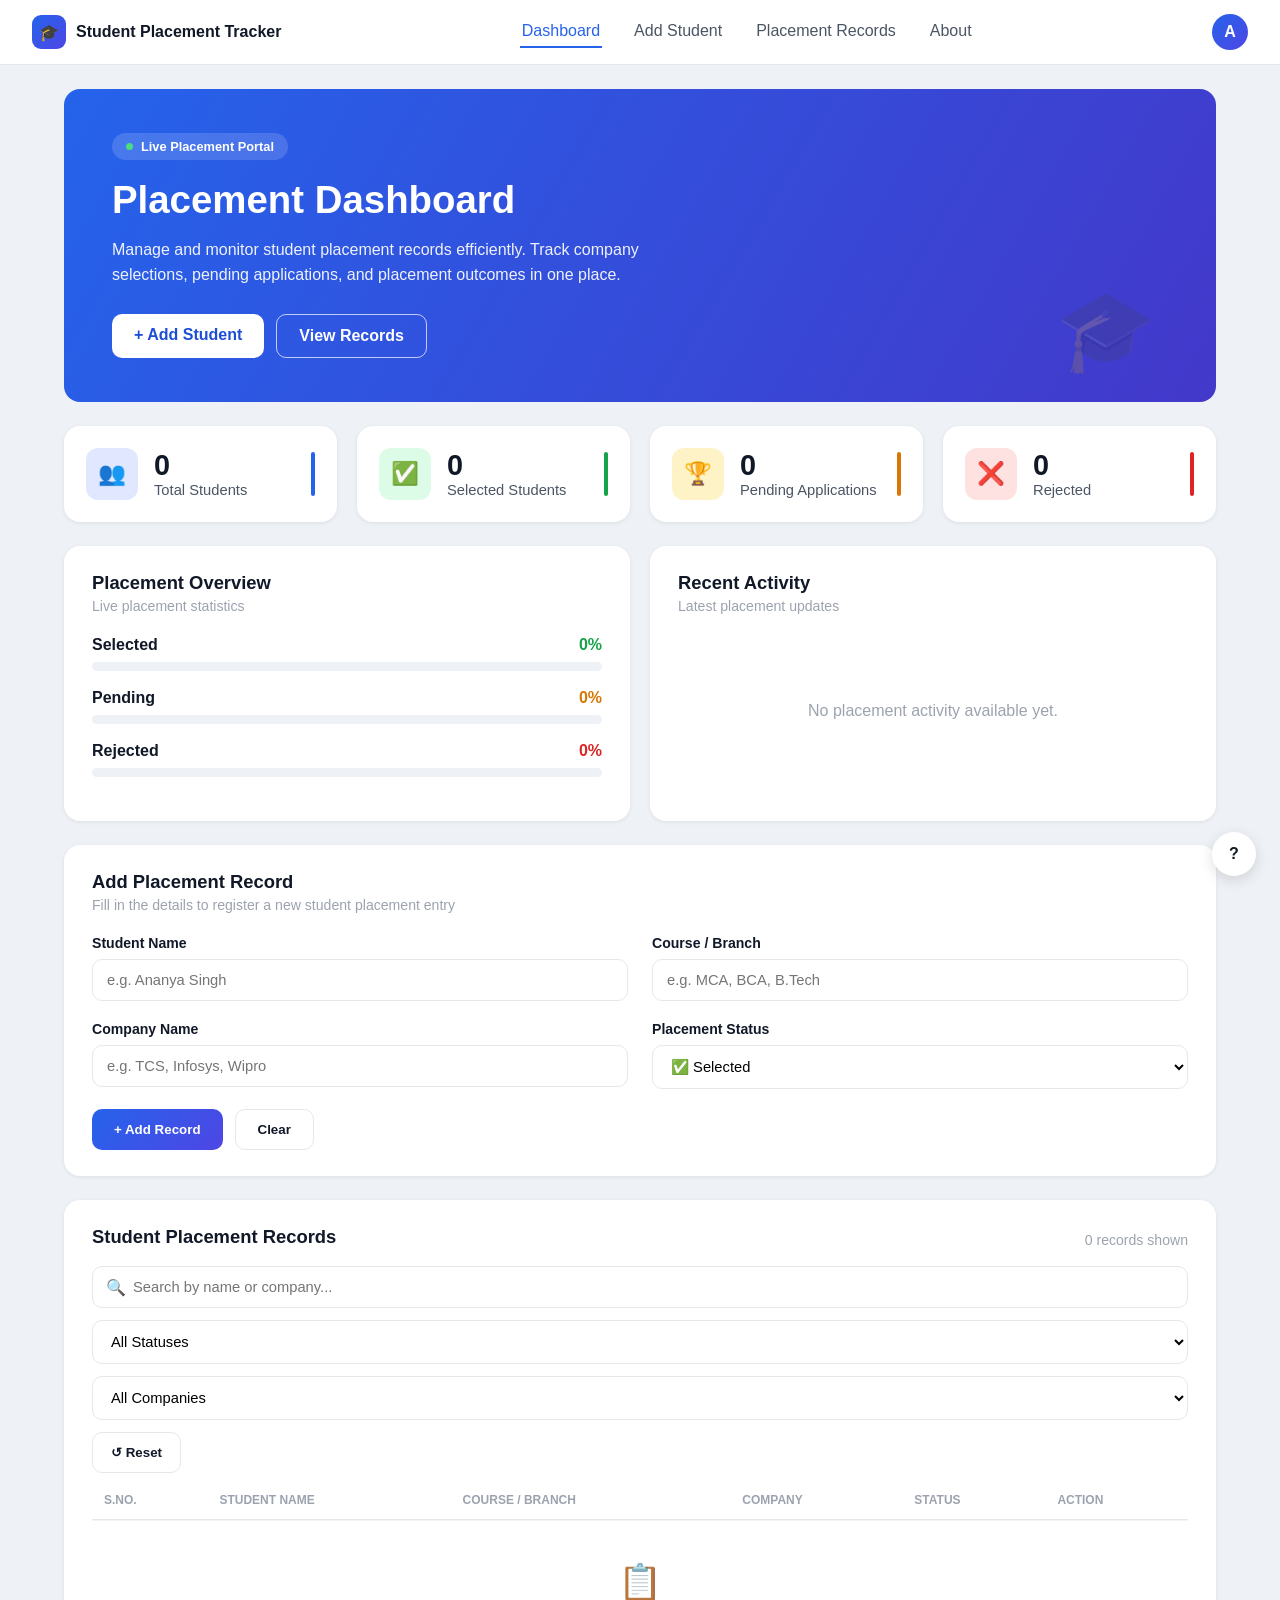
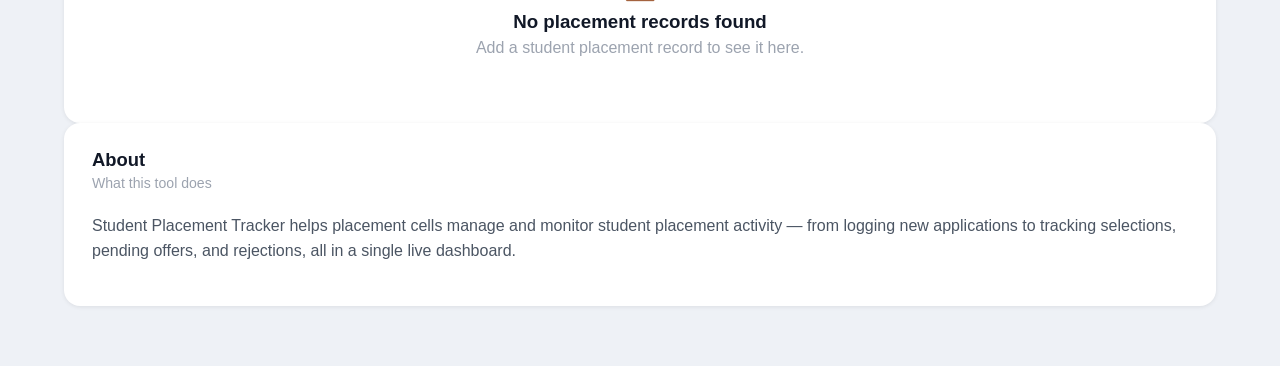
<file: index.html>
<!DOCTYPE html>
<html lang="en">

<head>
    <meta charset="UTF-8">
    <meta name="viewport" content="width=device-width, initial-scale=1.0">
    <title>Student Placement Tracker</title>
    <link rel="stylesheet" href="sttyle.css">
</head>

<body>

    <!-- NAVBAR -->
    <nav class="navbar">

        <div class="brand">
            <div class="brand-icon">🎓</div>
            <span>Student Placement Tracker</span>
        </div>

        <div class="nav-links">
            <a href="#dashboard" class="active">Dashboard</a>
            <a href="#add-student">Add Student</a>
            <a href="#records">Placement Records</a>
            <a href="#about">About</a>
        </div>

        <div class="avatar">A</div>

    </nav>


    <div class="page">

        <!-- HERO SECTION -->
        <section class="hero" id="dashboard">

            <div class="hero-content">

                <div class="badge">
                    <span class="dot"></span>
                    Live Placement Portal
                </div>

                <h1>Placement Dashboard</h1>

                <p>
                    Manage and monitor student placement records efficiently.
                    Track company selections, pending applications, and placement
                    outcomes in one place.
                </p>

                <div class="hero-actions">
                    <a href="#add-student" class="btn btn-white">
                        + Add Student
                    </a>

                    <a href="#records" class="btn btn-outline">
                        View Records
                    </a>
                </div>

            </div>

            <div class="grad-cap">🎓</div>

        </section>


        <!-- STAT CARDS -->
        <section class="stats-grid">

            <div class="stat-card">

                <div class="stat-left">

                    <div class="stat-icon blue">👥</div>

                    <div>
                        <div class="stat-num">0</div>
                        <div class="stat-label">Total Students</div>
                    </div>

                </div>

                <div class="stat-bar blue"></div>

            </div>


            <div class="stat-card">

                <div class="stat-left">

                    <div class="stat-icon green">✅</div>

                    <div>
                        <div class="stat-num">0</div>
                        <div class="stat-label">Selected Students</div>
                    </div>

                </div>

                <div class="stat-bar green"></div>

            </div>


            <div class="stat-card">

                <div class="stat-left">

                    <div class="stat-icon amber">🏆</div>

                    <div>
                        <div class="stat-num">0</div>
                        <div class="stat-label">Pending Applications</div>
                    </div>

                </div>

                <div class="stat-bar amber"></div>

            </div>


            <div class="stat-card">

                <div class="stat-left">

                    <div class="stat-icon red">❌</div>

                    <div>
                        <div class="stat-num">0</div>
                        <div class="stat-label">Rejected</div>
                    </div>

                </div>

                <div class="stat-bar red"></div>

            </div>

        </section>


        <!-- OVERVIEW + ACTIVITY -->
        <section class="cols">

            <!-- PLACEMENT OVERVIEW -->
            <div class="panel">

                <h2>Placement Overview</h2>

                <div class="sub">
                    Live placement statistics
                </div>


                <div class="overview-row">

                    <div class="overview-top">
                        <span>Selected</span>
                        <span class="pct green">0%</span>
                    </div>

                    <div class="track">
                        <div class="fill green" style="width:0%"></div>
                    </div>

                </div>


                <div class="overview-row">

                    <div class="overview-top">
                        <span>Pending</span>
                        <span class="pct amber">0%</span>
                    </div>

                    <div class="track">
                        <div class="fill amber" style="width:0%"></div>
                    </div>

                </div>


                <div class="overview-row">

                    <div class="overview-top">
                        <span>Rejected</span>
                        <span class="pct red">0%</span>
                    </div>

                    <div class="track">
                        <div class="fill red" style="width:0%"></div>
                    </div>

                </div>

            </div>


            <!-- RECENT ACTIVITY -->
            <div class="panel">

                <h2>Recent Activity</h2>

                <div class="sub">
                    Latest placement updates
                </div>

                <div class="empty-state">
                    No placement activity available yet.
                </div>

            </div>

        </section>


        <!-- ADD RECORD FORM -->
        <section class="panel form-panel" id="add-student">

            <h2>Add Placement Record</h2>

            <div class="sub">
                Fill in the details to register a new student placement entry
            </div>


            <form>

                <div class="form-grid">

                    <div class="field">

                        <label for="f-name">
                            Student Name
                        </label>

                        <input id="f-name" type="text" placeholder="e.g. Ananya Singh">

                    </div>


                    <div class="field">

                        <label for="f-course">
                            Course / Branch
                        </label>

                        <input id="f-course" type="text" placeholder="e.g. MCA, BCA, B.Tech">

                    </div>


                    <div class="field">

                        <label for="f-company">
                            Company Name
                        </label>

                        <input id="f-company" type="text" placeholder="e.g. TCS, Infosys, Wipro">

                    </div>


                    <div class="field">

                        <label for="f-status">
                            Placement Status
                        </label>

                        <select id="f-status">

                            <option value="Selected">
                                ✅ Selected
                            </option>

                            <option value="Pending">
                                🕒 Pending
                            </option>

                            <option value="Rejected">
                                ❌ Rejected
                            </option>

                        </select>

                    </div>

                </div>


                <div class="form-actions">

                    <button type="submit" class="btn btn-primary">
                        + Add Record
                    </button>

                    <button type="reset" class="btn btn-secondary">
                        Clear
                    </button>

                </div>

            </form>

        </section>


        <!-- RECORDS TABLE -->
        <section class="panel" id="records">

            <div class="records-header">

                <h2>
                    Student Placement Records
                </h2>

                <span class="records-count">
                    0 records shown
                </span>

            </div>


            <!-- FILTERS -->
            <div class="filters">

                <div class="search">

                    <span class="icon">🔍</span>

                    <input type="text" placeholder="Search by name or company...">

                </div>


                <select>

                    <option>
                        All Statuses
                    </option>

                    <option>
                        Selected
                    </option>

                    <option>
                        Pending
                    </option>

                    <option>
                        Rejected
                    </option>

                </select>


                <select>

                    <option>
                        All Companies
                    </option>

                </select>


                <button type="button" class="reset-btn">
                    ↺ Reset
                </button>

            </div>


            <!-- TABLE -->
            <table>

                <thead>

                    <tr>

                        <th>S.NO.</th>
                        <th>STUDENT NAME</th>
                        <th>COURSE / BRANCH</th>
                        <th>COMPANY</th>
                        <th>STATUS</th>
                        <th>ACTION</th>

                    </tr>

                </thead>


                <tbody>

                    <!-- No dummy data -->
                    <!-- Real records can be added here dynamically -->

                </tbody>

            </table>


            <!-- EMPTY MESSAGE -->
            <div class="table-empty">

                <div class="empty-icon">
                    📋
                </div>

                <h3>
                    No placement records found
                </h3>

                <p>
                    Add a student placement record to see it here.
                </p>

            </div>

        </section>


        <!-- ABOUT -->
        <section class="panel" id="about">

            <h2>About</h2>

            <div class="sub">
                What this tool does
            </div>

            <p class="about-text">
                Student Placement Tracker helps placement cells manage and
                monitor student placement activity — from logging new
                applications to tracking selections, pending offers, and
                rejections, all in a single live dashboard.
            </p>

        </section>

    </div>


    <!-- HELP BUTTON -->
    <div class="help-fab">
        ?
    </div>


</body>

</html>
</file>
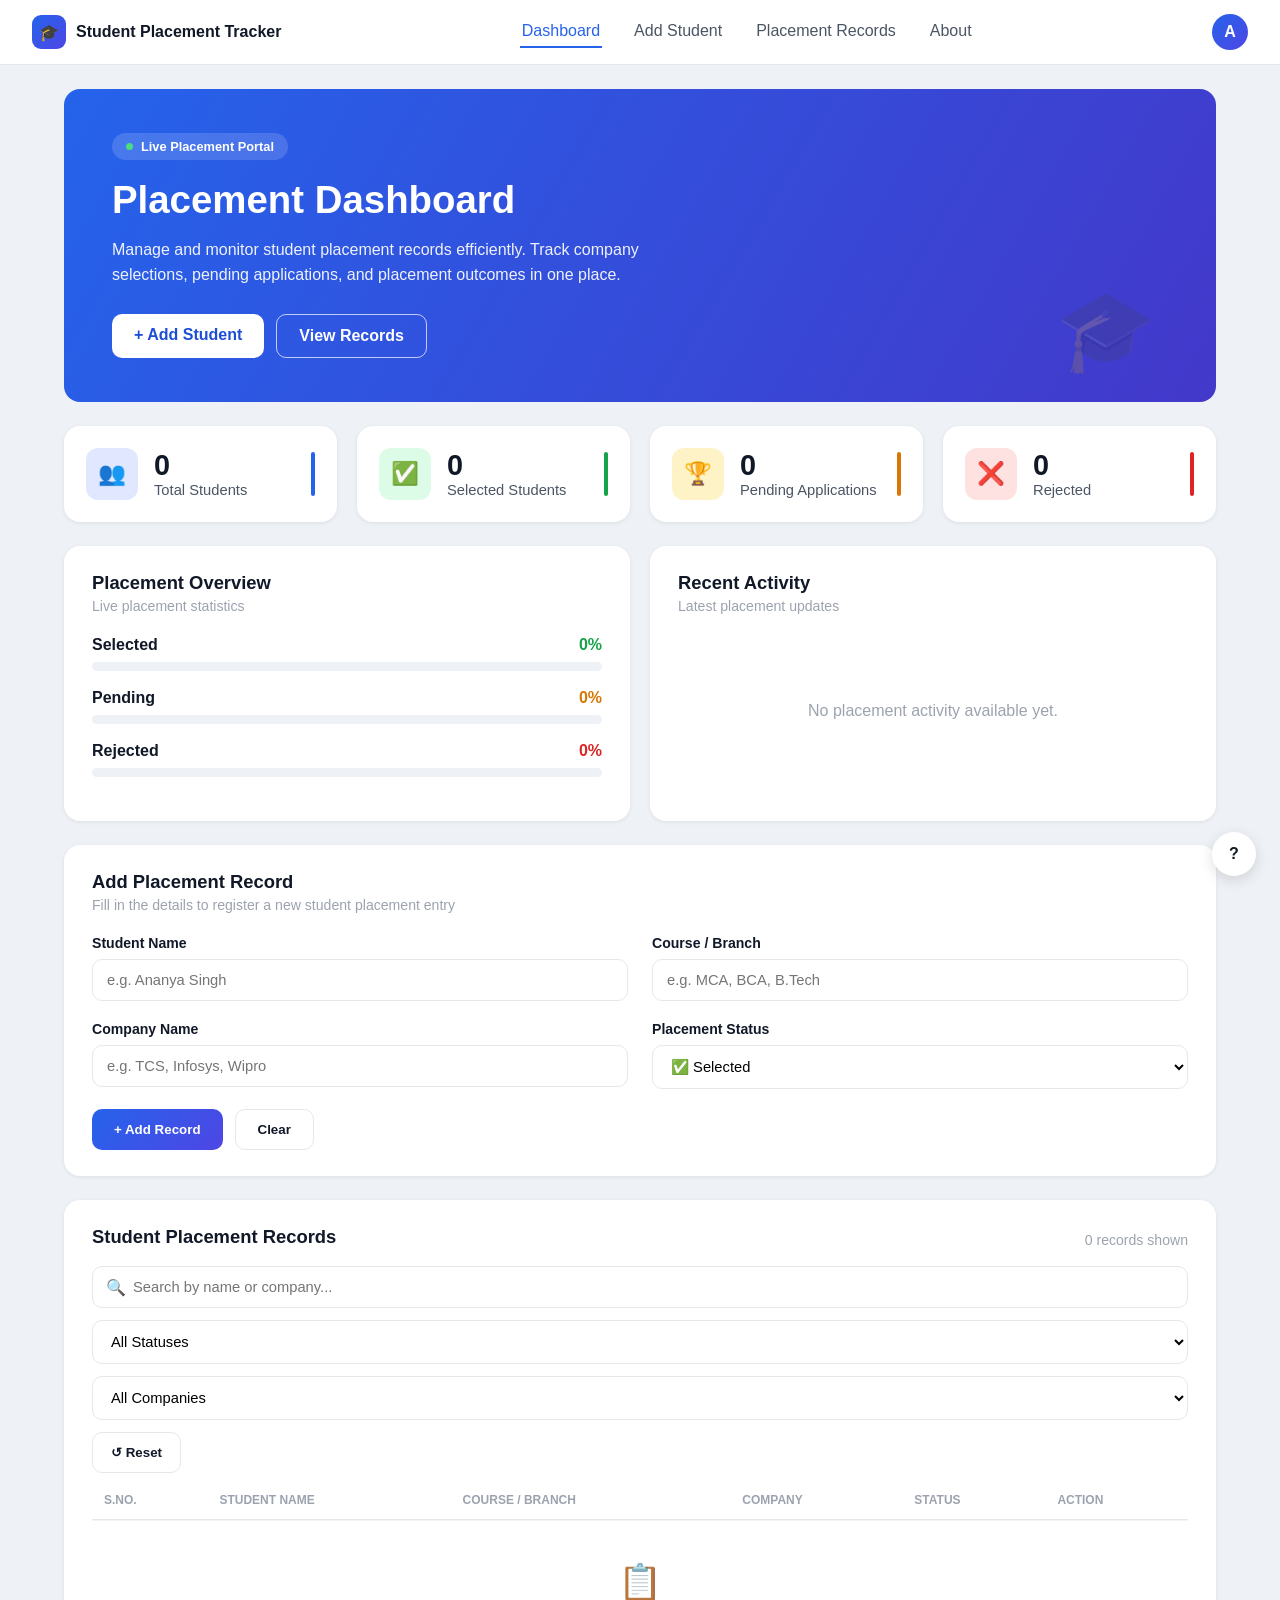
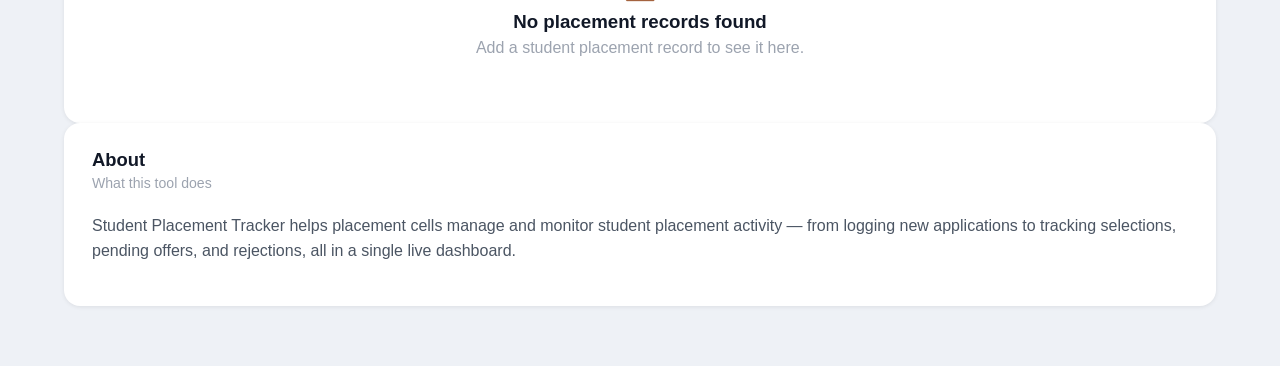
<file: project.html>
<!DOCTYPE html>
<html lang="en">

<head>
    <meta charset="UTF-8">
    <meta name="viewport" content="width=device-width, initial-scale=1.0">
    <title>Student Placement Tracker</title>
    <link rel="stylesheet" href="sttyle.css">
</head>

<body>

    <!-- NAVBAR -->
    <nav class="navbar">

        <div class="brand">
            <div class="brand-icon">🎓</div>
            <span>Student Placement Tracker</span>
        </div>

        <div class="nav-links">
            <a href="#dashboard" class="active">Dashboard</a>
            <a href="#add-student">Add Student</a>
            <a href="#records">Placement Records</a>
            <a href="#about">About</a>
        </div>

        <div class="avatar">A</div>

    </nav>


    <div class="page">

        <!-- HERO SECTION -->
        <section class="hero" id="dashboard">

            <div class="hero-content">

                <div class="badge">
                    <span class="dot"></span>
                    Live Placement Portal
                </div>

                <h1>Placement Dashboard</h1>

                <p>
                    Manage and monitor student placement records efficiently.
                    Track company selections, pending applications, and placement
                    outcomes in one place.
                </p>

                <div class="hero-actions">
                    <a href="#add-student" class="btn btn-white">
                        + Add Student
                    </a>

                    <a href="#records" class="btn btn-outline">
                        View Records
                    </a>
                </div>

            </div>

            <div class="grad-cap">🎓</div>

        </section>


        <!-- STAT CARDS -->
        <section class="stats-grid">

            <div class="stat-card">

                <div class="stat-left">

                    <div class="stat-icon blue">👥</div>

                    <div>
                        <div class="stat-num">0</div>
                        <div class="stat-label">Total Students</div>
                    </div>

                </div>

                <div class="stat-bar blue"></div>

            </div>


            <div class="stat-card">

                <div class="stat-left">

                    <div class="stat-icon green">✅</div>

                    <div>
                        <div class="stat-num">0</div>
                        <div class="stat-label">Selected Students</div>
                    </div>

                </div>

                <div class="stat-bar green"></div>

            </div>


            <div class="stat-card">

                <div class="stat-left">

                    <div class="stat-icon amber">🏆</div>

                    <div>
                        <div class="stat-num">0</div>
                        <div class="stat-label">Pending Applications</div>
                    </div>

                </div>

                <div class="stat-bar amber"></div>

            </div>


            <div class="stat-card">

                <div class="stat-left">

                    <div class="stat-icon red">❌</div>

                    <div>
                        <div class="stat-num">0</div>
                        <div class="stat-label">Rejected</div>
                    </div>

                </div>

                <div class="stat-bar red"></div>

            </div>

        </section>


        <!-- OVERVIEW + ACTIVITY -->
        <section class="cols">

            <!-- PLACEMENT OVERVIEW -->
            <div class="panel">

                <h2>Placement Overview</h2>

                <div class="sub">
                    Live placement statistics
                </div>


                <div class="overview-row">

                    <div class="overview-top">
                        <span>Selected</span>
                        <span class="pct green">0%</span>
                    </div>

                    <div class="track">
                        <div class="fill green" style="width:0%"></div>
                    </div>

                </div>


                <div class="overview-row">

                    <div class="overview-top">
                        <span>Pending</span>
                        <span class="pct amber">0%</span>
                    </div>

                    <div class="track">
                        <div class="fill amber" style="width:0%"></div>
                    </div>

                </div>


                <div class="overview-row">

                    <div class="overview-top">
                        <span>Rejected</span>
                        <span class="pct red">0%</span>
                    </div>

                    <div class="track">
                        <div class="fill red" style="width:0%"></div>
                    </div>

                </div>

            </div>


            <!-- RECENT ACTIVITY -->
            <div class="panel">

                <h2>Recent Activity</h2>

                <div class="sub">
                    Latest placement updates
                </div>

                <div class="empty-state">
                    No placement activity available yet.
                </div>

            </div>

        </section>


        <!-- ADD RECORD FORM -->
        <section class="panel form-panel" id="add-student">

            <h2>Add Placement Record</h2>

            <div class="sub">
                Fill in the details to register a new student placement entry
            </div>


            <form>

                <div class="form-grid">

                    <div class="field">

                        <label for="f-name">
                            Student Name
                        </label>

                        <input id="f-name" type="text" placeholder="e.g. Ananya Singh">

                    </div>


                    <div class="field">

                        <label for="f-course">
                            Course / Branch
                        </label>

                        <input id="f-course" type="text" placeholder="e.g. MCA, BCA, B.Tech">

                    </div>


                    <div class="field">

                        <label for="f-company">
                            Company Name
                        </label>

                        <input id="f-company" type="text" placeholder="e.g. TCS, Infosys, Wipro">

                    </div>


                    <div class="field">

                        <label for="f-status">
                            Placement Status
                        </label>

                        <select id="f-status">

                            <option value="Selected">
                                ✅ Selected
                            </option>

                            <option value="Pending">
                                🕒 Pending
                            </option>

                            <option value="Rejected">
                                ❌ Rejected
                            </option>

                        </select>

                    </div>

                </div>


                <div class="form-actions">

                    <button type="submit" class="btn btn-primary">
                        + Add Record
                    </button>

                    <button type="reset" class="btn btn-secondary">
                        Clear
                    </button>

                </div>

            </form>

        </section>


        <!-- RECORDS TABLE -->
        <section class="panel" id="records">

            <div class="records-header">

                <h2>
                    Student Placement Records
                </h2>

                <span class="records-count">
                    0 records shown
                </span>

            </div>


            <!-- FILTERS -->
            <div class="filters">

                <div class="search">

                    <span class="icon">🔍</span>

                    <input type="text" placeholder="Search by name or company...">

                </div>


                <select>

                    <option>
                        All Statuses
                    </option>

                    <option>
                        Selected
                    </option>

                    <option>
                        Pending
                    </option>

                    <option>
                        Rejected
                    </option>

                </select>


                <select>

                    <option>
                        All Companies
                    </option>

                </select>


                <button type="button" class="reset-btn">
                    ↺ Reset
                </button>

            </div>


            <!-- TABLE -->
            <table>

                <thead>

                    <tr>

                        <th>S.NO.</th>
                        <th>STUDENT NAME</th>
                        <th>COURSE / BRANCH</th>
                        <th>COMPANY</th>
                        <th>STATUS</th>
                        <th>ACTION</th>

                    </tr>

                </thead>


                <tbody>

                    <!-- No dummy data -->
                    <!-- Real records can be added here dynamically -->

                </tbody>

            </table>


            <!-- EMPTY MESSAGE -->
            <div class="table-empty">

                <div class="empty-icon">
                    📋
                </div>

                <h3>
                    No placement records found
                </h3>

                <p>
                    Add a student placement record to see it here.
                </p>

            </div>

        </section>


        <!-- ABOUT -->
        <section class="panel" id="about">

            <h2>About</h2>

            <div class="sub">
                What this tool does
            </div>

            <p class="about-text">
                Student Placement Tracker helps placement cells manage and
                monitor student placement activity — from logging new
                applications to tracking selections, pending offers, and
                rejections, all in a single live dashboard.
            </p>

        </section>

    </div>


    <!-- HELP BUTTON -->
    <div class="help-fab">
        ?
    </div>


</body>

</html>
</file>
<file: sttyle.css>
:root {
    --blue: #2563eb;
    --indigo: #4f46e5;
    --green: #16a34a;
    --amber: #d97706;
    --red: #dc2626;
    --bg: #eef1f6;
    --white: #fff;
    --dark: #111827;
    --gray: #4b5563;
    --light: #9ca3af;
    --border: #e5e7eb;
    --radius: 16px;
    --shadow: 0 1px 4px rgba(0, 0, 0, .08);
}

* {
    box-sizing: border-box
}

body {
    margin: 0;
    font-family: Arial, sans-serif;
    background: var(--bg);
    color: var(--dark);
}

a {
    text-decoration: none;
    color: inherit;
}

/* NAVBAR */
.navbar {
    background: #fff;
    border-bottom: 1px solid var(--border);
    padding: 14px 32px;
    display: flex;
    align-items: center;
    justify-content: space-between;
    position: sticky;
    top: 0;
    z-index: 50;
}

.brand,
.nav-links,
.stat-left {
    display: flex;
    align-items: center;
}

.brand {
    gap: 10px;
    font-weight: bold;
}

.brand-icon,
.avatar {
    background: linear-gradient(135deg, var(--blue), var(--indigo));
    color: #fff;
    display: flex;
    align-items: center;
    justify-content: center;
}

.brand-icon {
    width: 34px;
    height: 34px;
    border-radius: 9px;
}

.nav-links {
    gap: 30px
}

.nav-links a {
    color: var(--gray);
    padding: 6px 2px;
    border-bottom: 2px solid transparent;
}

.nav-links a:hover,
.nav-links .active {
    color: var(--blue);
    border-color: var(--blue);
}

.avatar {
    width: 36px;
    height: 36px;
    border-radius: 50%;
    font-weight: bold;
}

/* PAGE */
.page {
    max-width: 1200px;
    margin: auto;
    padding: 24px 24px 60px;
}

/* HERO */
.hero {
    position: relative;
    overflow: hidden;
    background: linear-gradient(120deg, var(--blue), #4338ca);
    color: #fff;
    border-radius: var(--radius);
    padding: 44px 48px;
    margin-bottom: 24px;
}

.hero-content {
    position: relative;
    z-index: 2;
    max-width: 640px;
}

.badge {
    display: inline-flex;
    align-items: center;
    gap: 8px;
    background: #ffffff26;
    padding: 6px 14px;
    border-radius: 50px;
    font-size: .8rem;
    font-weight: bold;
    margin-bottom: 18px;
}

.dot {
    width: 7px;
    height: 7px;
    border-radius: 50%;
    background: #4ade80;
}

.hero h1 {
    font-size: 2.4rem;
    margin: 0 0 14px;
}

.hero p {
    max-width: 560px;
    line-height: 1.55;
    margin-bottom: 26px;
    color: #ffffffeb;
}

.hero-actions,
.form-actions,
.filters {
    display: flex;
    gap: 12px;
    flex-wrap: wrap;
}

.grad-cap {
    position: absolute;
    right: 60px;
    bottom: 24px;
    font-size: 5rem;
    opacity: .18;
}

/* BUTTONS */
.btn {
    border: 0;
    border-radius: 10px;
    padding: 12px 22px;
    font-weight: bold;
    cursor: pointer;
}

.btn-white {
    background: #fff;
    color: #1d4ed8;
}

.btn-outline {
    color: #fff;
    background: transparent;
    border: 1px solid #ffffffb3;
}

.btn-primary {
    color: #fff;
    background: linear-gradient(135deg, var(--blue), var(--indigo));
}

.btn-secondary,
.reset-btn {
    background: #fff;
    border: 1px solid var(--border);
    color: var(--dark);
}

/* CARDS */
.stats-grid {
    display: grid;
    grid-template-columns: repeat(4, 1fr);
    gap: 20px;
    margin-bottom: 24px;
}

.stat-card,
.panel {
    background: var(--white);
    border-radius: var(--radius);
    box-shadow: var(--shadow);
}

.stat-card {
    padding: 22px;
    display: flex;
    align-items: center;
    justify-content: space-between;
}

.stat-left {
    gap: 16px
}

.stat-icon {
    width: 52px;
    height: 52px;
    border-radius: 12px;
    display: flex;
    align-items: center;
    justify-content: center;
    font-size: 1.4rem;
}

.stat-icon.blue {
    background: #e0e7ff
}

.stat-icon.green {
    background: #dcfce7
}

.stat-icon.amber {
    background: #fef3c7
}

.stat-icon.red {
    background: #fee2e2
}

.stat-num {
    font-size: 1.8rem;
    font-weight: bold;
}

.stat-label {
    color: var(--gray);
    font-size: .92rem;
}

.stat-bar {
    width: 4px;
    height: 44px;
    border-radius: 4px;
}

.stat-bar.blue {
    background: var(--blue)
}

.stat-bar.green {
    background: var(--green)
}

.stat-bar.amber {
    background: var(--amber)
}

.stat-bar.red {
    background: var(--red)
}

/* TWO COLUMNS */
.cols {
    display: grid;
    grid-template-columns: 1fr 1fr;
    gap: 20px;
    margin-bottom: 24px;
}

.panel {
    padding: 26px 28px;
}

.panel h2 {
    margin: 0 0 4px;
    font-size: 1.15rem;
}

.sub {
    color: var(--light);
    font-size: .88rem;
    margin-bottom: 22px;
}

/* OVERVIEW */
.overview-row {
    margin-bottom: 18px;
}

.overview-top {
    display: flex;
    justify-content: space-between;
    margin-bottom: 8px;
}

.overview-top span:first-child {
    font-weight: bold;
}

.pct {
    font-weight: bold
}

.green {
    color: var(--green)
}

.amber {
    color: var(--amber)
}

.red {
    color: var(--red)
}

.track {
    height: 9px;
    background: var(--bg);
    border-radius: 6px;
    overflow: hidden;
}

.fill {
    height: 100%;
    border-radius: 6px;
}

.fill.green {
    background: var(--green)
}

.fill.amber {
    background: var(--amber)
}

.fill.red {
    background: var(--red)
}

.empty-state {
    min-height: 150px;
    display: flex;
    align-items: center;
    justify-content: center;
    color: var(--light);
}

/* FORM */
.form-panel {
    margin-bottom: 24px;
}

.form-grid {
    display: grid;
    grid-template-columns: 1fr 1fr;
    gap: 20px 24px;
    margin-bottom: 20px;
}

.field label {
    display: block;
    font-size: .88rem;
    font-weight: bold;
    margin-bottom: 8px;
}

.field input,
.field select,
.filters select,
.search input {
    width: 100%;
    padding: 12px 14px;
    border: 1px solid var(--border);
    border-radius: 10px;
    font-size: .92rem;
    outline: 0;
    background: #fff;
}

.field input:focus,
.field select:focus,
.search input:focus {
    border-color: var(--blue);
}

/* RECORDS */
.records-header {
    display: flex;
    justify-content: space-between;
    align-items: end;
    flex-wrap: wrap;
    margin-bottom: 18px;
}

.records-header h2 {
    margin: 0;
}

.records-count {
    color: var(--light);
    font-size: .88rem;
}

.filters {
    margin-bottom: 20px;
}

.search {
    flex: 1;
    min-width: 220px;
    position: relative;
}

.search input {
    padding-left: 40px;
}

.search .icon {
    position: absolute;
    left: 14px;
    top: 50%;
    transform: translateY(-50%);
    color: var(--light);
}

.reset-btn {
    padding: 12px 18px;
    border-radius: 10px;
    font-weight: bold;
    cursor: pointer;
}

/* TABLE */
table {
    width: 100%;
    border-collapse: collapse;
}

th {
    text-align: left;
    font-size: .75rem;
    color: var(--light);
    padding: 0 12px 12px;
    border-bottom: 1px solid var(--border);
}

td {
    padding: 16px 12px;
    border-bottom: 1px solid #f1f3f6;
}

.table-empty {
    text-align: center;
    padding: 40px 20px;
    border-top: 1px solid #f1f3f6;
}

.empty-icon {
    font-size: 2.2rem;
}

.table-empty h3 {
    margin: 8px 0 6px;
}

.table-empty p {
    margin: 0;
    color: var(--light);
}

/* ABOUT */
.about-text {
    color: var(--gray);
    line-height: 1.6;
}

/* HELP */
.help-fab {
    position: fixed;
    right: 24px;
    bottom: 24px;
    width: 44px;
    height: 44px;
    border-radius: 50%;
    background: #fff;
    box-shadow: 0 4px 14px #0002;
    display: flex;
    align-items: center;
    justify-content: center;
    font-weight: bold;
}

/* RESPONSIVE */
@media(max-width:900px) {
    .stats-grid {
        grid-template-columns: repeat(2, 1fr)
    }

    .cols,
    .form-grid {
        grid-template-columns: 1fr
    }

    .nav-links {
        display: none
    }

    table {
        display: block;
        overflow-x: auto;
        white-space: nowrap
    }
}

@media(max-width:600px) {
    .navbar {
        padding: 14px 18px
    }

    .page {
        padding: 18px 14px 50px
    }

    .hero {
        padding: 32px 26px
    }

    .hero h1 {
        font-size: 1.9rem
    }

    .stats-grid {
        grid-template-columns: 1fr
    }

    .panel {
        padding: 22px 20px
    }

    .hero-actions {
        flex-direction: column
    }

    .btn {
        text-align: center
    }
}
</file>
